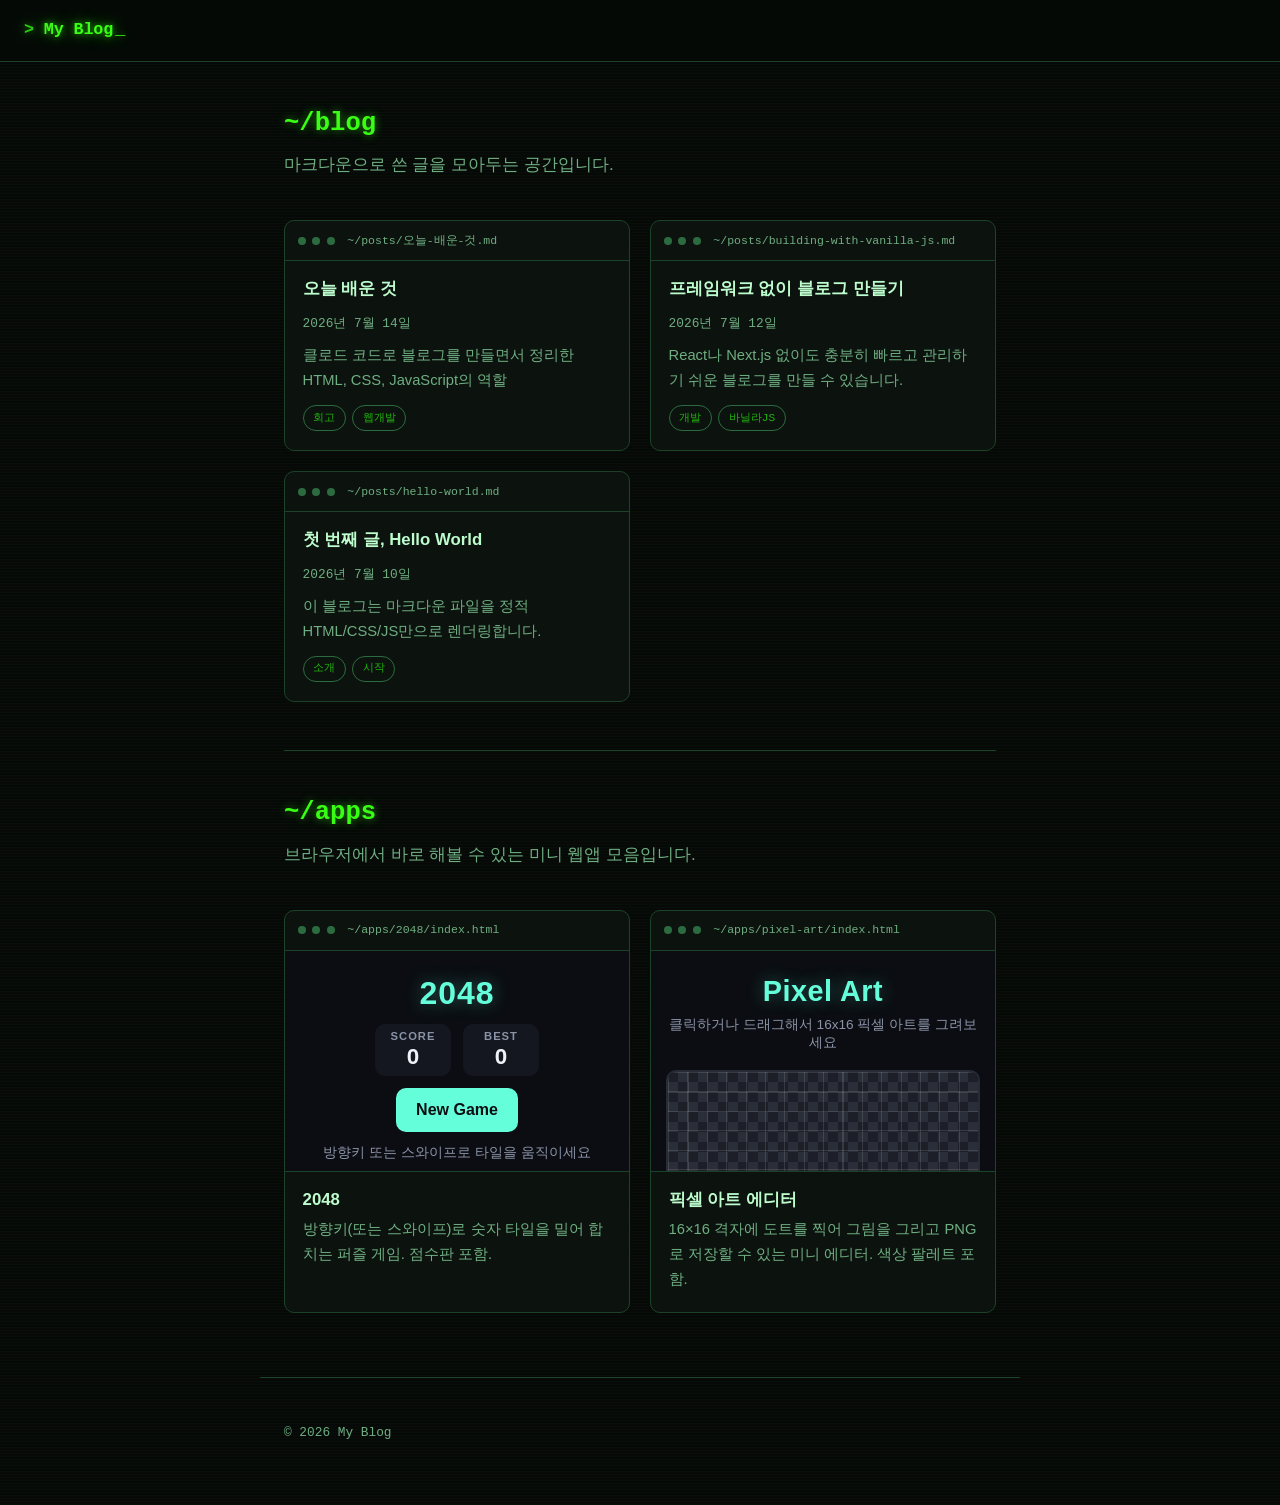
<file: index.html>
<!DOCTYPE html>
<html lang="ko">
<head>
  <meta charset="UTF-8">
  <meta name="viewport" content="width=device-width, initial-scale=1.0">
  <title>My Blog</title>
  <meta name="description" content="마크다운으로 쓴 글을 모아두는 블로그입니다.">
  <link rel="stylesheet" href="css/style.css">
</head>
<body>
  <header class="site-header">
    <a href="index.html" class="site-title">My Blog</a>
  </header>

  <main>
    <div class="page-intro">
      <h1>~/blog</h1>
      <p>마크다운으로 쓴 글을 모아두는 공간입니다.</p>
    </div>
    <ul id="post-list" class="post-list">
      <li class="state-message">글 목록을 불러오는 중...</li>
    </ul>

    <section class="apps-section">
      <div class="page-intro">
        <h2>~/apps</h2>
        <p>브라우저에서 바로 해볼 수 있는 미니 웹앱 모음입니다.</p>
      </div>
      <ul class="post-list">
        <li class="post-card">
          <div class="post-card-titlebar">
            <span class="dot"></span><span class="dot"></span><span class="dot"></span>
            <span class="post-card-path">~/apps/2048/index.html</span>
          </div>
          <a href="apps/2048/index.html" class="app-card-link" aria-label="2048 게임 플레이하기">
            <div class="app-card-preview-wrap">
              <iframe src="apps/2048/index.html" class="app-card-preview" loading="lazy" title="2048 게임 미리보기" tabindex="-1"></iframe>
              <div class="app-card-play-hint">▶ 플레이</div>
            </div>
            <div class="post-card-body">
              <h2 class="post-card-title">2048</h2>
              <p class="post-excerpt">방향키(또는 스와이프)로 숫자 타일을 밀어 합치는 퍼즐 게임. 점수판 포함.</p>
            </div>
          </a>
        </li>
        <li class="post-card">
          <div class="post-card-titlebar">
            <span class="dot"></span><span class="dot"></span><span class="dot"></span>
            <span class="post-card-path">~/apps/pixel-art/index.html</span>
          </div>
          <a href="apps/pixel-art/index.html" class="app-card-link" aria-label="픽셀 아트 에디터 열기">
            <div class="app-card-preview-wrap">
              <iframe src="apps/pixel-art/index.html" class="app-card-preview" loading="lazy" title="픽셀 아트 에디터 미리보기" tabindex="-1"></iframe>
              <div class="app-card-play-hint">▶ 열기</div>
            </div>
            <div class="post-card-body">
              <h2 class="post-card-title">픽셀 아트 에디터</h2>
              <p class="post-excerpt">16×16 격자에 도트를 찍어 그림을 그리고 PNG로 저장할 수 있는 미니 에디터. 색상 팔레트 포함.</p>
            </div>
          </a>
        </li>
      </ul>
    </section>
  </main>

  <footer class="site-footer">
    <p>© <span id="year"></span> My Blog</p>
  </footer>

  <script src="js/markdown.js"></script>
  <script src="js/app.js"></script>
  <script src="js/list.js"></script>
  <script>document.getElementById("year").textContent = new Date().getFullYear();</script>
</body>
</html>
</file>
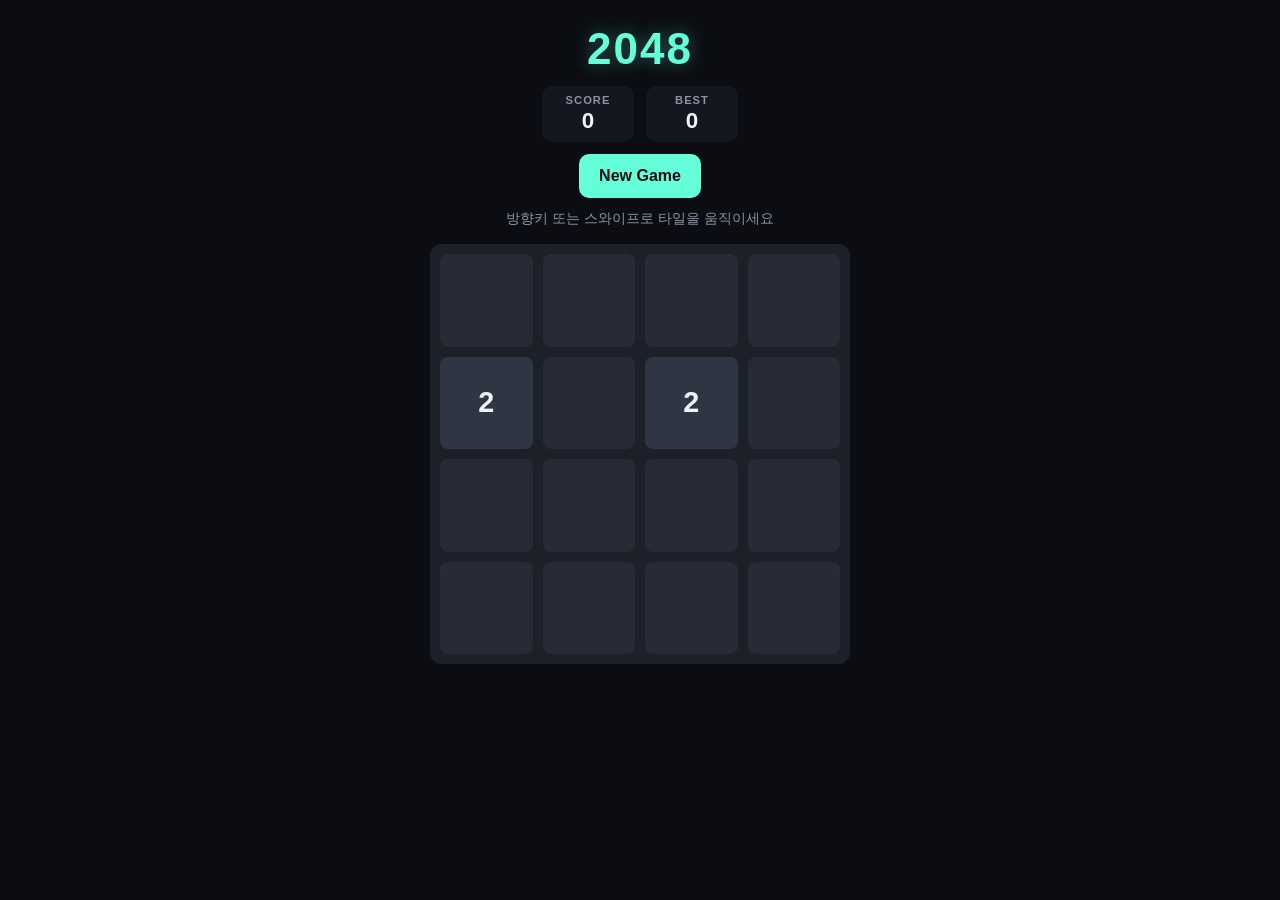
<file: apps/2048/index.html>
<!DOCTYPE html>
<html lang="ko">
<head>
<meta charset="UTF-8">
<meta name="viewport" content="width=device-width, initial-scale=1, maximum-scale=1">
<title>2048</title>
<link rel="stylesheet" href="style.css">
</head>
<body>
<div class="wrap">
  <header class="header">
    <h1 class="title">2048</h1>
    <div class="scoreboard">
      <div class="score-box" id="score-box">
        <span class="score-label">SCORE</span>
        <span class="score-value" id="score-value">0</span>
      </div>
      <div class="score-box" id="best-box">
        <span class="score-label">BEST</span>
        <span class="score-value" id="best-value">0</span>
      </div>
    </div>
    <button class="new-game-btn" id="new-game-btn" type="button">New Game</button>
    <p class="hint">방향키 또는 스와이프로 타일을 움직이세요</p>
  </header>

  <main class="board-container" id="board-container">
    <div class="grid-bg" id="grid-bg"></div>
    <div class="tiles" id="tiles"></div>

    <div class="overlay" id="win-overlay" hidden>
      <div class="overlay-box">
        <p class="overlay-title">You Win!</p>
        <div class="overlay-actions">
          <button class="overlay-btn" id="keep-playing-btn" type="button">계속하기</button>
          <button class="overlay-btn" id="win-restart-btn" type="button">새 게임</button>
        </div>
      </div>
    </div>

    <div class="overlay" id="gameover-overlay" hidden>
      <div class="overlay-box">
        <p class="overlay-title">Game Over</p>
        <p class="overlay-score">최종 점수: <span id="final-score">0</span></p>
        <div class="overlay-actions">
          <button class="overlay-btn" id="gameover-restart-btn" type="button">새 게임</button>
        </div>
      </div>
    </div>
  </main>

  <div class="touch-controls" aria-hidden="true">
    <div class="touch-row">
      <button class="touch-btn" data-dir="up" type="button">▲</button>
    </div>
    <div class="touch-row">
      <button class="touch-btn" data-dir="left" type="button">◀</button>
      <button class="touch-btn" data-dir="down" type="button">▼</button>
      <button class="touch-btn" data-dir="right" type="button">▶</button>
    </div>
  </div>
</div>

<script src="script.js"></script>
</body>
</html>
</file>
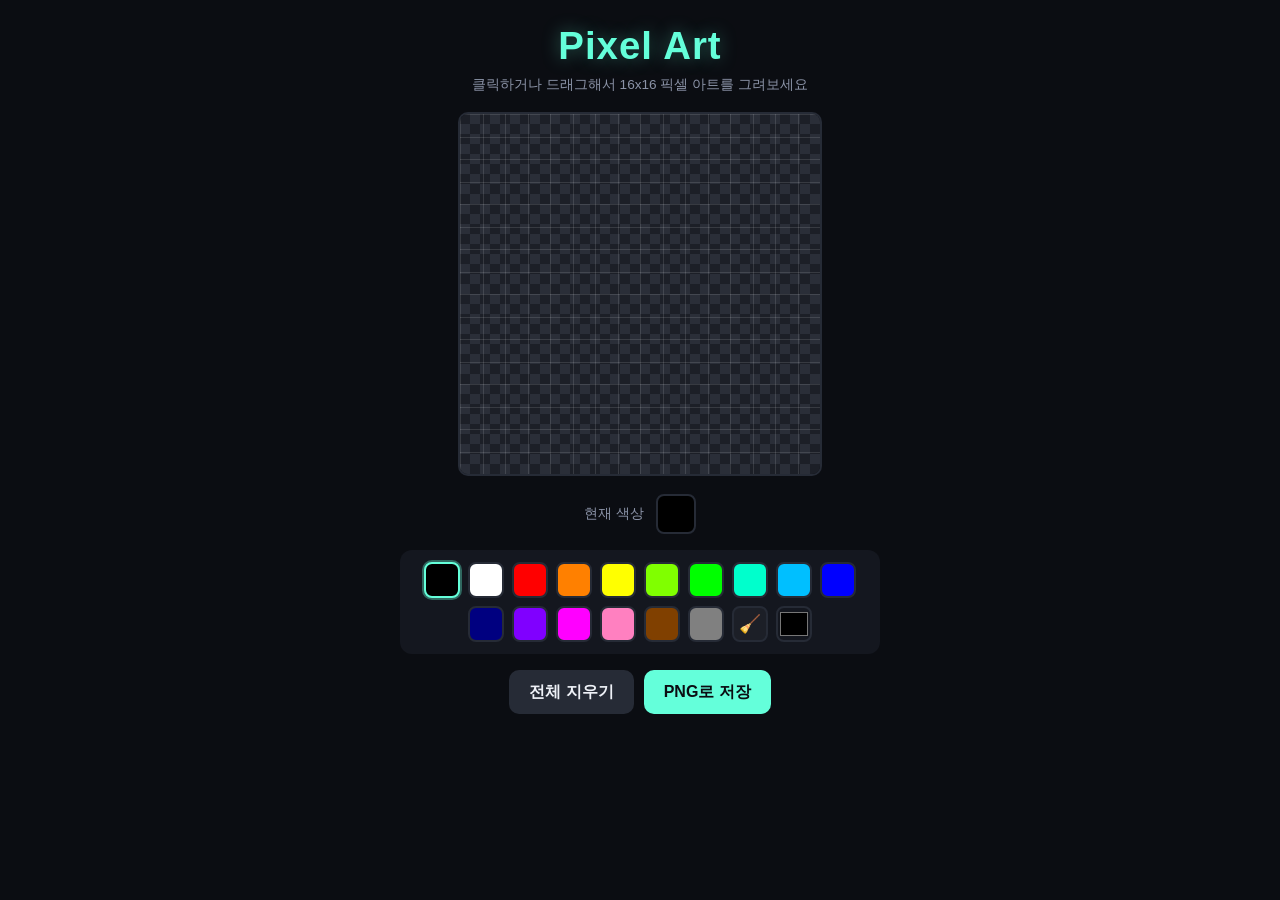
<file: apps/pixel-art/index.html>
<!DOCTYPE html>
<html lang="ko">
<head>
<meta charset="UTF-8">
<meta name="viewport" content="width=device-width, initial-scale=1, maximum-scale=1">
<title>픽셀 아트 에디터</title>
<link rel="stylesheet" href="style.css">
</head>
<body>
<div class="wrap">
  <header class="header">
    <h1 class="title">Pixel Art</h1>
    <p class="hint">클릭하거나 드래그해서 16x16 픽셀 아트를 그려보세요</p>
  </header>

  <main class="editor">
    <div class="canvas-wrap" id="canvas-wrap">
      <div class="checkerboard" aria-hidden="true"></div>
      <canvas id="pixel-canvas" width="256" height="256"></canvas>
      <canvas id="grid-overlay" width="256" height="256"></canvas>
    </div>

    <div class="panel">
      <div class="current-color-row">
        <span class="current-color-label">현재 색상</span>
        <div class="current-color-preview" id="current-color-preview"></div>
      </div>

      <div class="palette" id="palette">
        <button class="swatch" type="button" data-color="#000000" style="background:#000000" aria-pressed="true" aria-label="검정"></button>
        <button class="swatch" type="button" data-color="#ffffff" style="background:#ffffff" aria-label="흰색"></button>
        <button class="swatch" type="button" data-color="#ff0000" style="background:#ff0000" aria-label="빨강"></button>
        <button class="swatch" type="button" data-color="#ff8000" style="background:#ff8000" aria-label="주황"></button>
        <button class="swatch" type="button" data-color="#ffff00" style="background:#ffff00" aria-label="노랑"></button>
        <button class="swatch" type="button" data-color="#80ff00" style="background:#80ff00" aria-label="연두"></button>
        <button class="swatch" type="button" data-color="#00ff00" style="background:#00ff00" aria-label="초록"></button>
        <button class="swatch" type="button" data-color="#00ffcc" style="background:#00ffcc" aria-label="청록"></button>
        <button class="swatch" type="button" data-color="#00bfff" style="background:#00bfff" aria-label="하늘색"></button>
        <button class="swatch" type="button" data-color="#0000ff" style="background:#0000ff" aria-label="파랑"></button>
        <button class="swatch" type="button" data-color="#000080" style="background:#000080" aria-label="남색"></button>
        <button class="swatch" type="button" data-color="#8000ff" style="background:#8000ff" aria-label="보라"></button>
        <button class="swatch" type="button" data-color="#ff00ff" style="background:#ff00ff" aria-label="자홍"></button>
        <button class="swatch" type="button" data-color="#ff80c0" style="background:#ff80c0" aria-label="분홍"></button>
        <button class="swatch" type="button" data-color="#804000" style="background:#804000" aria-label="갈색"></button>
        <button class="swatch" type="button" data-color="#808080" style="background:#808080" aria-label="회색"></button>
        <button class="swatch eraser-swatch" type="button" id="eraser-btn" aria-label="지우개" aria-pressed="false">🧹</button>
        <input type="color" id="custom-color" value="#000000" aria-label="커스텀 색상">
      </div>

      <div class="actions">
        <button class="action-btn" id="clear-btn" type="button">전체 지우기</button>
        <button class="action-btn primary" id="save-btn" type="button">PNG로 저장</button>
      </div>
    </div>
  </main>
</div>

<script src="script.js"></script>
</body>
</html>
</file>
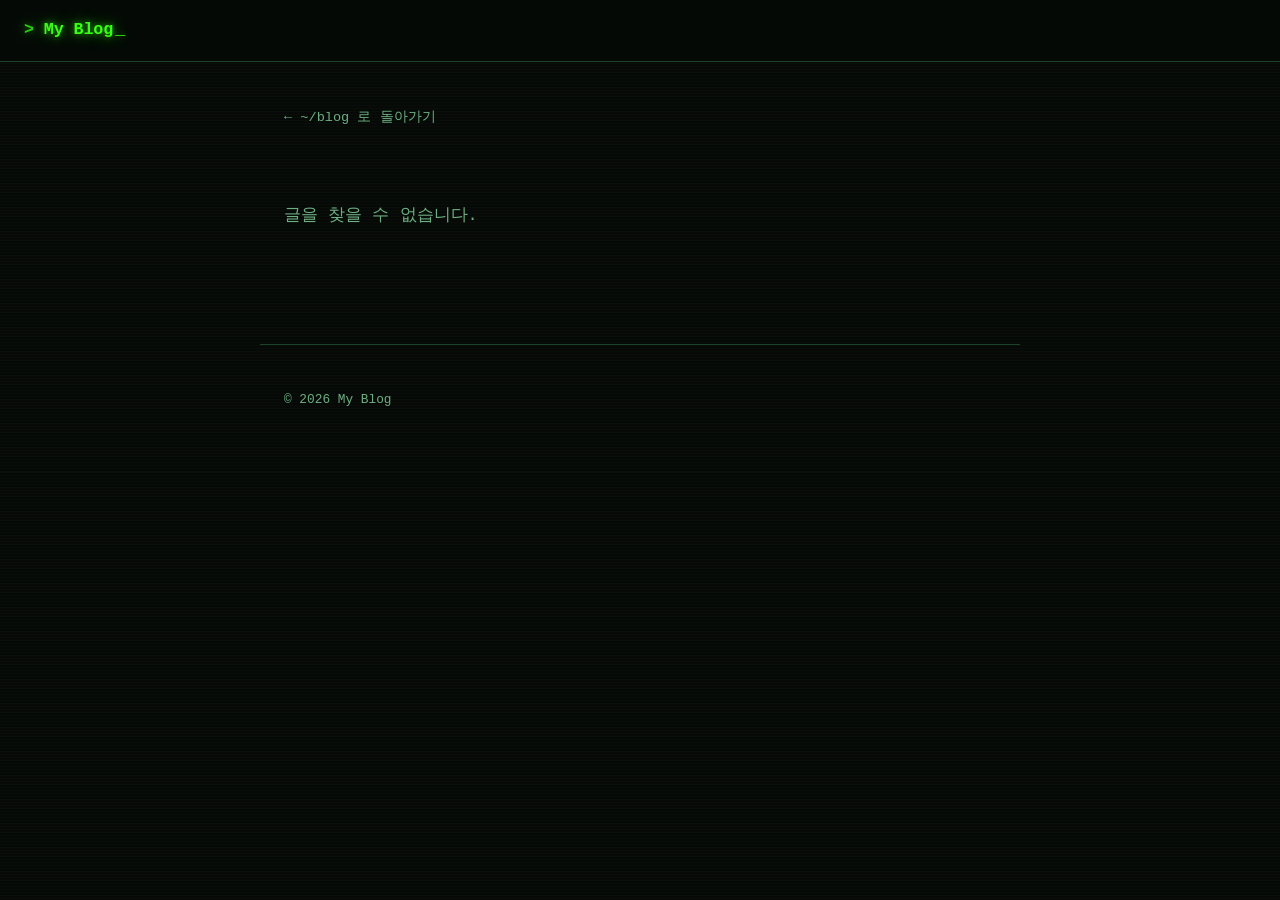
<file: post.html>
<!DOCTYPE html>
<html lang="ko">
<head>
  <meta charset="UTF-8">
  <meta name="viewport" content="width=device-width, initial-scale=1.0">
  <title>My Blog</title>
  <link rel="stylesheet" href="css/style.css">
</head>
<body>
  <header class="site-header">
    <a href="index.html" class="site-title">My Blog</a>
  </header>

  <main>
    <a href="index.html" class="back-link">&larr; ~/blog 로 돌아가기</a>
    <article id="post-container">
      <p class="state-message">글을 불러오는 중...</p>
    </article>
  </main>

  <footer class="site-footer">
    <p>© <span id="year"></span> My Blog</p>
  </footer>

  <script src="js/markdown.js"></script>
  <script src="js/app.js"></script>
  <script src="js/post.js"></script>
  <script>document.getElementById("year").textContent = new Date().getFullYear();</script>
</body>
</html>
</file>
<file: css/style.css>
/* ---------- Design tokens: neon-on-black, single theme ---------- */
:root {
  --bg: #060907;
  --bg-elevated: #0c130e;
  --text: #bdfccd;
  --text-secondary: #6fae82;
  --border: #1c4229;
  --border-strong: #2c6b40;
  --neon: #39ff14;
  --neon-dim: #21b30d;
  --neon-glow: rgba(57, 255, 20, 0.55);
  --code-bg: #0a0f0b;
  --shadow: 0 0 18px rgba(57, 255, 20, 0.12);
}

* {
  box-sizing: border-box;
}

html {
  color-scheme: dark;
}

body {
  margin: 0;
  background: var(--bg);
  background-image: repeating-linear-gradient(
    0deg,
    rgba(57, 255, 20, 0.025) 0px,
    rgba(57, 255, 20, 0.025) 1px,
    transparent 1px,
    transparent 3px
  );
  color: var(--text);
  font-family: -apple-system, BlinkMacSystemFont, "Segoe UI", "Pretendard",
    "Noto Sans KR", sans-serif;
  font-size: 17px;
  line-height: 1.7;
  -webkit-font-smoothing: antialiased;
}

.mono {
  font-family: "SFMono-Regular", Consolas, "Liberation Mono", Menlo, monospace;
}

/* ---------- Layout ---------- */
.site-header {
  position: sticky;
  top: 0;
  z-index: 10;
  display: flex;
  align-items: center;
  justify-content: space-between;
  padding: 1rem 1.5rem;
  background: rgba(6, 9, 7, 0.9);
  backdrop-filter: blur(4px);
  border-bottom: 1px solid var(--border);
}

.site-title {
  font-family: "SFMono-Regular", Consolas, "Liberation Mono", Menlo, monospace;
  font-size: 1.05rem;
  font-weight: 700;
  color: var(--neon);
  text-decoration: none;
  letter-spacing: -0.01em;
  text-shadow: 0 0 6px var(--neon-glow), 0 0 16px var(--neon-glow);
}

.site-title::before {
  content: "> ";
  opacity: 0.8;
}

.site-title::after {
  content: "_";
  display: inline-block;
  margin-left: 2px;
  animation: blink 1.1s steps(1) infinite;
}

@keyframes blink {
  50% {
    opacity: 0;
  }
}

@media (prefers-reduced-motion: reduce) {
  .site-title::after {
    animation: none;
  }
}

main {
  max-width: 760px;
  margin: 0 auto;
  padding: 2.5rem 1.5rem 4rem;
}

.site-footer {
  max-width: 760px;
  margin: 0 auto;
  padding: 2rem 1.5rem 3rem;
  color: var(--text-secondary);
  font-size: 0.8rem;
  font-family: "SFMono-Regular", Consolas, "Liberation Mono", Menlo, monospace;
  border-top: 1px solid var(--border);
}

/* ---------- Post list (index) ---------- */
.page-intro {
  margin-bottom: 2.5rem;
}

.page-intro h1,
.page-intro h2 {
  font-family: "SFMono-Regular", Consolas, "Liberation Mono", Menlo, monospace;
  font-size: 1.6rem;
  margin: 0 0 0.4rem;
  color: var(--neon);
  text-shadow: 0 0 8px var(--neon-glow);
}

.apps-section {
  margin-top: 3rem;
  padding-top: 2.5rem;
  border-top: 1px solid var(--border);
}

.page-intro p {
  color: var(--text-secondary);
  margin: 0;
}

.post-list {
  list-style: none;
  margin: 0;
  padding: 0;
  display: grid;
  grid-template-columns: repeat(2, 1fr);
  gap: 1.25rem;
}

.post-card {
  position: relative;
  border: 1px solid var(--border);
  border-radius: 10px;
  background: var(--bg-elevated);
  overflow: hidden;
  transition: border-color 0.15s ease, box-shadow 0.15s ease, transform 0.15s ease;
}

.post-card:hover {
  border-color: var(--neon-dim);
  box-shadow: var(--shadow);
  transform: translateY(-2px);
}

.post-card-titlebar {
  display: flex;
  align-items: center;
  gap: 0.4rem;
  padding: 0.6rem 0.8rem;
  border-bottom: 1px solid var(--border);
}

.post-card-titlebar .dot {
  width: 8px;
  height: 8px;
  border-radius: 50%;
  background: var(--border-strong);
  display: inline-block;
}

.post-card-path {
  margin-left: 0.4rem;
  font-family: "SFMono-Regular", Consolas, "Liberation Mono", Menlo, monospace;
  font-size: 0.72rem;
  color: var(--text-secondary);
  overflow: hidden;
  text-overflow: ellipsis;
  white-space: nowrap;
}

.post-card-body {
  padding: 1rem 1.1rem 1.2rem;
}

.post-card-title {
  margin: 0 0 0.4rem;
  font-size: 1.05rem;
  line-height: 1.4;
}

.post-card-title a {
  color: var(--text);
  text-decoration: none;
}

.post-card-title a:hover {
  color: var(--neon);
  text-shadow: 0 0 6px var(--neon-glow);
}

.post-meta {
  color: var(--text-secondary);
  font-size: 0.8rem;
  font-family: "SFMono-Regular", Consolas, "Liberation Mono", Menlo, monospace;
  margin-bottom: 0.5rem;
}

.post-excerpt {
  color: var(--text-secondary);
  margin: 0;
  font-size: 0.92rem;
}

.tag-list {
  list-style: none;
  display: flex;
  flex-wrap: wrap;
  gap: 0.4rem;
  margin: 0.75rem 0 0;
  padding: 0;
}

.tag {
  font-family: "SFMono-Regular", Consolas, "Liberation Mono", Menlo, monospace;
  font-size: 0.7rem;
  color: var(--neon-dim);
  background: transparent;
  border: 1px solid var(--border-strong);
  border-radius: 999px;
  padding: 0.15rem 0.6rem;
}

.state-message {
  grid-column: 1 / -1;
  color: var(--text-secondary);
  padding: 2rem 0;
  font-family: "SFMono-Regular", Consolas, "Liberation Mono", Menlo, monospace;
}

/* ---------- App cards (mini web-app portfolio) ---------- */
.app-card-link {
  display: block;
  color: inherit;
  text-decoration: none;
}

.app-card-preview-wrap {
  position: relative;
  background: #000;
  border-bottom: 1px solid var(--border);
  overflow: hidden;
}

.app-card-preview {
  display: block;
  width: 100%;
  height: 220px;
  border: 0;
  pointer-events: none;
}

.app-card-play-hint {
  position: absolute;
  inset: 0;
  display: flex;
  align-items: center;
  justify-content: center;
  background: rgba(6, 9, 7, 0);
  color: var(--neon);
  font-family: "SFMono-Regular", Consolas, "Liberation Mono", Menlo, monospace;
  font-size: 0.85rem;
  opacity: 0;
  transition: opacity 0.15s ease, background-color 0.15s ease;
}

.post-card:hover .app-card-play-hint {
  opacity: 1;
  background: rgba(6, 9, 7, 0.6);
  text-shadow: 0 0 6px var(--neon-glow);
}

/* ---------- Post page ---------- */
.back-link {
  display: inline-block;
  margin-bottom: 1.5rem;
  color: var(--text-secondary);
  text-decoration: none;
  font-size: 0.85rem;
  font-family: "SFMono-Regular", Consolas, "Liberation Mono", Menlo, monospace;
}

.back-link:hover {
  color: var(--neon);
  text-shadow: 0 0 6px var(--neon-glow);
}

.post-header {
  margin-bottom: 2rem;
  padding-bottom: 1.5rem;
  border-bottom: 1px solid var(--border);
}

.post-header-path {
  display: block;
  margin-bottom: 0.6rem;
  font-family: "SFMono-Regular", Consolas, "Liberation Mono", Menlo, monospace;
  font-size: 0.78rem;
  color: var(--text-secondary);
}

.post-header h1 {
  font-size: 1.9rem;
  line-height: 1.35;
  margin: 0 0 0.6rem;
  letter-spacing: -0.01em;
  color: var(--neon);
  text-shadow: 0 0 8px var(--neon-glow);
}

/* ---------- Markdown content typography ---------- */
.post-content h1,
.post-content h2,
.post-content h3,
.post-content h4 {
  line-height: 1.4;
  margin: 2rem 0 0.75rem;
  letter-spacing: -0.01em;
  color: var(--neon);
  text-shadow: 0 0 6px var(--neon-glow);
}

.post-content h1 {
  font-size: 1.5rem;
}
.post-content h2 {
  font-size: 1.3rem;
}
.post-content h3 {
  font-size: 1.12rem;
}
.post-content h4 {
  font-size: 1rem;
}

.post-content p {
  margin: 0 0 1.1rem;
}

.post-content a {
  color: var(--neon);
  text-decoration-color: var(--neon-dim);
}

.post-content a:hover {
  text-shadow: 0 0 6px var(--neon-glow);
}

.post-content img {
  max-width: 100%;
  border-radius: 8px;
  border: 1px solid var(--border);
  display: block;
  margin: 1.25rem 0;
}

.post-content ul,
.post-content ol {
  margin: 0 0 1.1rem;
  padding-left: 1.4rem;
}

.post-content li {
  margin-bottom: 0.4rem;
}

.post-content blockquote {
  margin: 1.25rem 0;
  padding: 0.2rem 1rem;
  border-left: 3px solid var(--neon);
  color: var(--text-secondary);
  background: var(--bg-elevated);
}

.post-content blockquote p {
  margin: 0.5rem 0;
}

.post-content code {
  font-family: "SFMono-Regular", Consolas, "Liberation Mono", Menlo, monospace;
  font-size: 0.87em;
  color: var(--neon);
  background: var(--code-bg);
  padding: 0.15em 0.4em;
  border-radius: 4px;
  border: 1px solid var(--border);
}

.post-content pre {
  background: var(--code-bg);
  border: 1px solid var(--border);
  border-radius: 8px;
  padding: 1rem 1.1rem;
  overflow-x: auto;
  margin: 1.25rem 0;
  box-shadow: inset 0 0 20px rgba(57, 255, 20, 0.04);
}

.post-content pre code {
  background: none;
  border: none;
  padding: 0;
  font-size: 0.85em;
  line-height: 1.6;
}

.post-content hr {
  border: none;
  border-top: 1px solid var(--border);
  margin: 2rem 0;
}

/* ---------- Responsive ---------- */
@media (max-width: 640px) {
  .post-list {
    grid-template-columns: 1fr;
  }
}

@media (max-width: 480px) {
  body {
    font-size: 16px;
  }

  .site-header {
    padding: 0.85rem 1.1rem;
  }

  main {
    padding: 1.75rem 1.1rem 3rem;
  }

  .post-header h1 {
    font-size: 1.55rem;
  }

  .page-intro h1 {
    font-size: 1.3rem;
  }
}
</file>
<file: apps/2048/style.css>
* {
  box-sizing: border-box;
}

:root {
  --bg: #0b0d12;
  --panel: #14171f;
  --board-bg: #1c2029;
  --cell-bg: #262b36;
  --text: #eef1f7;
  --muted: #8b93a7;
  --accent: #64ffda;
  --accent-2: #ff6b9d;

  --tile-2-bg: #2f3542;
  --tile-2-fg: #eef1f7;
  --tile-4-bg: #37465a;
  --tile-4-fg: #eef1f7;
  --tile-8-bg: #ff9f5b;
  --tile-8-fg: #14171f;
  --tile-16-bg: #ff8c5b;
  --tile-16-fg: #14171f;
  --tile-32-bg: #ff7a6b;
  --tile-32-fg: #14171f;
  --tile-64-bg: #ff5f6d;
  --tile-64-fg: #eef1f7;
  --tile-128-bg: #ffd166;
  --tile-128-fg: #14171f;
  --tile-256-bg: #ffc23c;
  --tile-256-fg: #14171f;
  --tile-512-bg: #ffb100;
  --tile-512-fg: #14171f;
  --tile-1024-bg: #64ffda;
  --tile-1024-fg: #14171f;
  --tile-2048-bg: #4dffb8;
  --tile-2048-fg: #0b0d12;
  --tile-super-bg: #b388ff;
  --tile-super-fg: #14171f;
}

html, body {
  height: 100%;
}

body {
  margin: 0;
  background: var(--bg);
  color: var(--text);
  font-family: -apple-system, BlinkMacSystemFont, "Segoe UI", Roboto, "Malgun Gothic", sans-serif;
  display: flex;
  justify-content: center;
  padding: 24px 16px 40px;
  overflow-x: hidden;
}

.wrap {
  width: 100%;
  max-width: 480px;
  display: flex;
  flex-direction: column;
  align-items: center;
  gap: 16px;
}

.header {
  width: 100%;
  display: flex;
  flex-direction: column;
  align-items: center;
  gap: 12px;
}

.title {
  margin: 0;
  font-size: clamp(2rem, 8vw, 2.75rem);
  font-weight: 800;
  letter-spacing: 2px;
  color: var(--accent);
  text-shadow: 0 0 18px rgba(100, 255, 218, 0.35);
}

.scoreboard {
  display: flex;
  gap: 12px;
}

.score-box {
  min-width: 92px;
  background: var(--panel);
  border-radius: 10px;
  padding: 8px 16px;
  text-align: center;
  display: flex;
  flex-direction: column;
  align-items: center;
  gap: 2px;
}

.score-label {
  font-size: 0.7rem;
  font-weight: 700;
  letter-spacing: 1px;
  color: var(--muted);
}

.score-value {
  font-size: 1.4rem;
  font-weight: 800;
  color: var(--text);
  transition: transform 0.15s ease;
}

.score-value.bump {
  transform: scale(1.25);
  color: var(--accent);
}

.new-game-btn,
.overlay-btn {
  min-height: 44px;
  padding: 0 20px;
  border: none;
  border-radius: 10px;
  background: var(--accent);
  color: #0b0d12;
  font-size: 1rem;
  font-weight: 700;
  cursor: pointer;
  touch-action: manipulation;
}

.new-game-btn:hover,
.overlay-btn:hover {
  filter: brightness(1.08);
}

.hint {
  margin: 0;
  font-size: 0.85rem;
  color: var(--muted);
  text-align: center;
}

.board-container {
  position: relative;
  width: min(90vw, 420px);
  height: min(90vw, 420px);
  background: var(--board-bg);
  border-radius: 12px;
  padding: 10px;
  touch-action: none;
  user-select: none;
}

.grid-bg,
.tiles {
  position: absolute;
  inset: 10px;
  display: grid;
  grid-template-columns: repeat(4, 1fr);
  grid-template-rows: repeat(4, 1fr);
  gap: 10px;
}

.grid-bg {
  z-index: 0;
}

.grid-cell {
  background: var(--cell-bg);
  border-radius: 8px;
}

.tiles {
  z-index: 1;
}

.tile {
  display: flex;
  align-items: center;
  justify-content: center;
  border-radius: 8px;
  font-weight: 800;
  font-size: clamp(1.1rem, 6vw, 1.8rem);
  background: var(--tile-2-bg);
  color: var(--tile-2-fg);
  animation: pop 0.14s ease;
}

@keyframes pop {
  from { transform: scale(0.6); opacity: 0.4; }
  to { transform: scale(1); opacity: 1; }
}

.tile[data-value="2"] { background: var(--tile-2-bg); color: var(--tile-2-fg); }
.tile[data-value="4"] { background: var(--tile-4-bg); color: var(--tile-4-fg); }
.tile[data-value="8"] { background: var(--tile-8-bg); color: var(--tile-8-fg); }
.tile[data-value="16"] { background: var(--tile-16-bg); color: var(--tile-16-fg); }
.tile[data-value="32"] { background: var(--tile-32-bg); color: var(--tile-32-fg); }
.tile[data-value="64"] { background: var(--tile-64-bg); color: var(--tile-64-fg); }
.tile[data-value="128"] { background: var(--tile-128-bg); color: var(--tile-128-fg); font-size: clamp(1rem, 5.4vw, 1.6rem); }
.tile[data-value="256"] { background: var(--tile-256-bg); color: var(--tile-256-fg); font-size: clamp(1rem, 5.4vw, 1.6rem); }
.tile[data-value="512"] { background: var(--tile-512-bg); color: var(--tile-512-fg); font-size: clamp(1rem, 5.4vw, 1.6rem); }
.tile[data-value="1024"] { background: var(--tile-1024-bg); color: var(--tile-1024-fg); font-size: clamp(0.85rem, 4.6vw, 1.35rem); }
.tile[data-value="2048"] { background: var(--tile-2048-bg); color: var(--tile-2048-fg); font-size: clamp(0.85rem, 4.6vw, 1.35rem); }
.tile[data-super="1"] { background: var(--tile-super-bg); color: var(--tile-super-fg); font-size: clamp(0.8rem, 4.2vw, 1.2rem); }

.overlay {
  position: absolute;
  inset: 0;
  z-index: 2;
  display: flex;
  align-items: center;
  justify-content: center;
  background: rgba(11, 13, 18, 0.82);
  border-radius: 12px;
}

.overlay[hidden] {
  display: none;
}

.overlay-box {
  display: flex;
  flex-direction: column;
  align-items: center;
  gap: 14px;
  padding: 20px;
  text-align: center;
}

.overlay-title {
  margin: 0;
  font-size: 2rem;
  font-weight: 800;
  color: var(--accent-2);
}

.overlay-score {
  margin: 0;
  color: var(--text);
  font-size: 1.1rem;
}

.overlay-actions {
  display: flex;
  gap: 10px;
  flex-wrap: wrap;
  justify-content: center;
}

.touch-controls {
  display: none;
  flex-direction: column;
  align-items: center;
  gap: 8px;
  margin-top: 4px;
}

.touch-row {
  display: flex;
  gap: 8px;
}

.touch-btn {
  min-width: 52px;
  min-height: 52px;
  border-radius: 10px;
  border: none;
  background: var(--panel);
  color: var(--text);
  font-size: 1.3rem;
  cursor: pointer;
  touch-action: manipulation;
}

.touch-btn:active {
  background: var(--accent);
  color: #0b0d12;
}

@media (hover: none) and (pointer: coarse) {
  .touch-controls {
    display: flex;
  }
}

@media (max-width: 380px) {
  .title {
    letter-spacing: 1px;
  }
  .score-box {
    min-width: 76px;
    padding: 6px 10px;
  }
}
</file>
<file: apps/pixel-art/style.css>
* {
  box-sizing: border-box;
}

:root {
  --bg: #0b0d12;
  --panel: #14171f;
  --border: #262b36;
  --text: #eef1f7;
  --muted: #8b93a7;
  --accent: #64ffda;
  --accent-2: #ff6b9d;
  --checker-a: #2a2e38;
  --checker-b: #1c1f27;
}

html, body {
  height: 100%;
}

body {
  margin: 0;
  background: var(--bg);
  color: var(--text);
  font-family: -apple-system, BlinkMacSystemFont, "Segoe UI", Roboto, "Malgun Gothic", sans-serif;
  display: flex;
  justify-content: center;
  padding: 24px 16px 40px;
  overflow-x: hidden;
}

.wrap {
  width: 100%;
  max-width: 480px;
  display: flex;
  flex-direction: column;
  align-items: center;
  gap: 20px;
}

.header {
  width: 100%;
  display: flex;
  flex-direction: column;
  align-items: center;
  gap: 8px;
}

.title {
  margin: 0;
  font-size: clamp(1.8rem, 8vw, 2.4rem);
  font-weight: 800;
  letter-spacing: 1px;
  color: var(--accent);
  text-shadow: 0 0 18px rgba(100, 255, 218, 0.35);
}

.hint {
  margin: 0;
  font-size: 0.85rem;
  color: var(--muted);
  text-align: center;
}

.editor {
  width: 100%;
  display: flex;
  flex-direction: column;
  align-items: center;
  gap: 20px;
}

.canvas-wrap {
  position: relative;
  width: min(90vw, 360px);
  aspect-ratio: 1 / 1;
  border-radius: 8px;
  overflow: hidden;
  box-shadow: 0 0 0 2px var(--border);
}

.checkerboard {
  position: absolute;
  inset: 0;
  background-image:
    linear-gradient(45deg, var(--checker-a) 25%, transparent 25%),
    linear-gradient(-45deg, var(--checker-a) 25%, transparent 25%),
    linear-gradient(45deg, transparent 75%, var(--checker-a) 75%),
    linear-gradient(-45deg, transparent 75%, var(--checker-a) 75%);
  background-color: var(--checker-b);
  background-size: 20px 20px;
  background-position: 0 0, 0 10px, 10px -10px, -10px 0px;
}

#pixel-canvas,
#grid-overlay {
  position: absolute;
  inset: 0;
  width: 100%;
  height: 100%;
  image-rendering: pixelated;
}

#pixel-canvas {
  touch-action: none;
  cursor: crosshair;
}

#grid-overlay {
  pointer-events: none;
}

.panel {
  width: 100%;
  display: flex;
  flex-direction: column;
  gap: 16px;
}

.current-color-row {
  display: flex;
  align-items: center;
  gap: 12px;
  justify-content: center;
}

.current-color-label {
  font-size: 0.85rem;
  color: var(--muted);
}

.current-color-preview {
  width: 40px;
  height: 40px;
  border-radius: 8px;
  border: 2px solid var(--border);
  background: #000000;
}

.palette {
  display: flex;
  flex-wrap: wrap;
  gap: 8px;
  justify-content: center;
  background: var(--panel);
  border-radius: 12px;
  padding: 12px;
}

.swatch {
  width: 36px;
  height: 36px;
  min-width: 36px;
  min-height: 36px;
  border-radius: 8px;
  border: 2px solid var(--border);
  cursor: pointer;
  padding: 0;
  touch-action: manipulation;
}

.swatch[aria-pressed="true"] {
  border-color: var(--accent);
  box-shadow: 0 0 0 2px rgba(100, 255, 218, 0.35);
}

.eraser-swatch {
  background: var(--checker-b);
  display: flex;
  align-items: center;
  justify-content: center;
  font-size: 1.1rem;
}

#custom-color {
  width: 36px;
  height: 36px;
  min-width: 36px;
  min-height: 36px;
  padding: 0;
  border: 2px solid var(--border);
  border-radius: 8px;
  background: none;
  cursor: pointer;
}

.actions {
  display: flex;
  gap: 10px;
  flex-wrap: wrap;
  justify-content: center;
}

.action-btn {
  min-height: 44px;
  padding: 0 20px;
  border: none;
  border-radius: 10px;
  background: var(--border);
  color: var(--text);
  font-size: 1rem;
  font-weight: 700;
  cursor: pointer;
  touch-action: manipulation;
}

.action-btn:hover {
  filter: brightness(1.15);
}

.action-btn.primary {
  background: var(--accent);
  color: #0b0d12;
}

@media (max-width: 380px) {
  .title {
    letter-spacing: 0.5px;
  }
  .swatch,
  #custom-color {
    width: 32px;
    height: 32px;
    min-width: 32px;
    min-height: 32px;
  }
}
</file>
